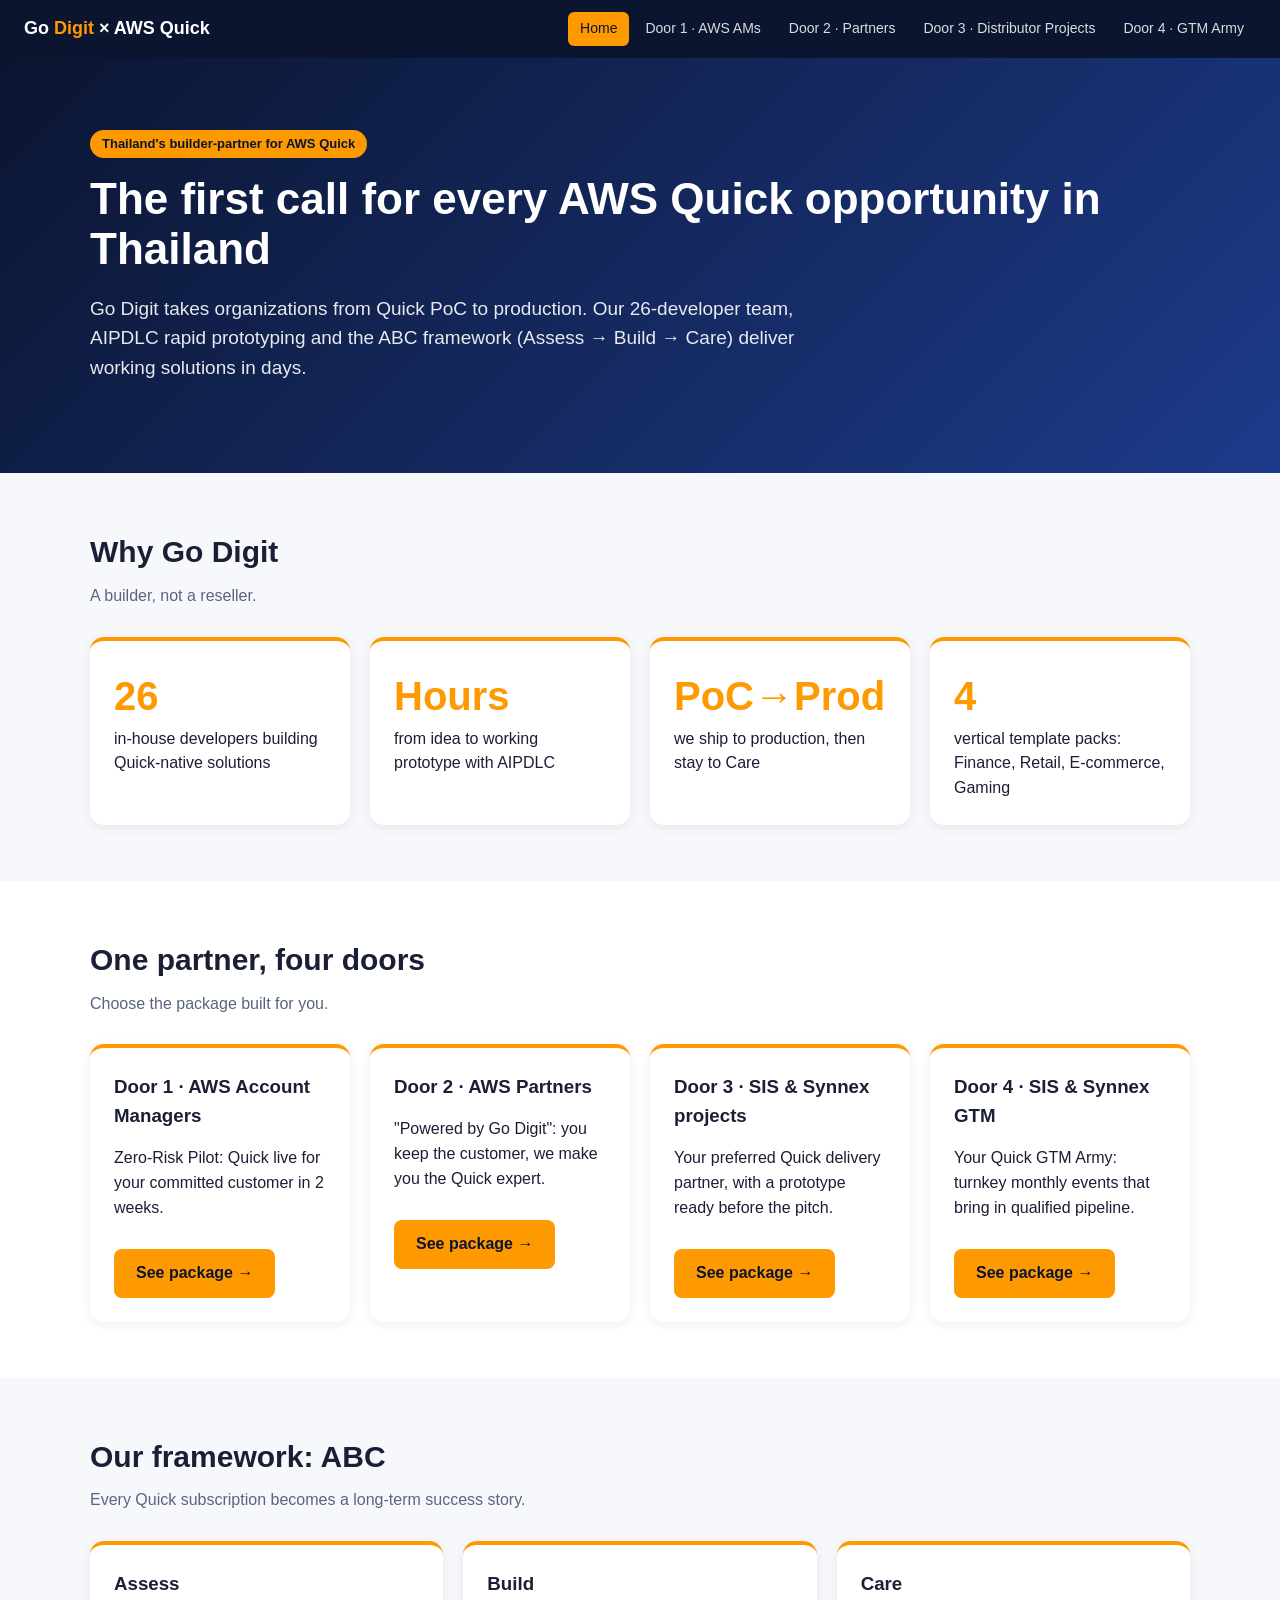
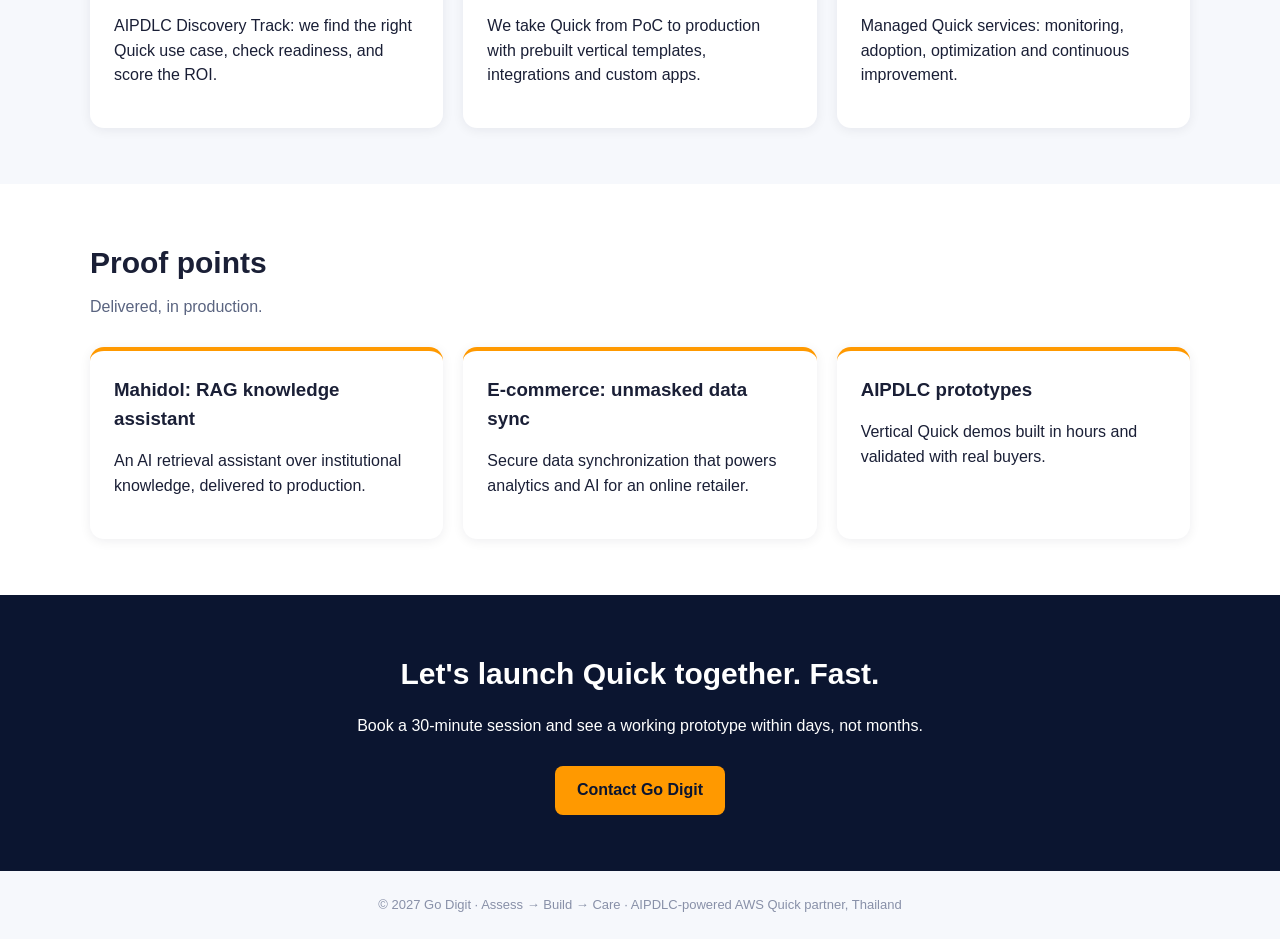
<file: index.html>
<!doctype html><html lang="en"><head><meta charset="utf-8"><meta name="viewport" content="width=device-width,initial-scale=1"><title>Home | Go Digit × AWS Quick</title><link rel="stylesheet" href="style.css"></head><body><nav><b>Go <span>Digit</span> × AWS Quick</b><a href="index.html" class="on">Home</a><a href="door1-aws-am.html" class="">Door 1 · AWS AMs</a><a href="door2-partners.html" class="">Door 2 · Partners</a><a href="door3-distributor-projects.html" class="">Door 3 · Distributor Projects</a><a href="door4-gtm-army.html" class="">Door 4 · GTM Army</a></nav><div class="hero"><div><span class="tag">Thailand's builder-partner for AWS Quick</span><h1>The first call for every AWS Quick opportunity in Thailand</h1><p>Go Digit takes organizations from Quick PoC to production. Our 26-developer team, AIPDLC rapid prototyping and the ABC framework (Assess → Build → Care) deliver working solutions in days.</p></div></div><section class=""><div class="w"><h2>Why Go Digit</h2><p class="sub">A builder, not a reseller.</p><div class="g"><div class="c"><div class="k">26</div>in-house developers building Quick-native solutions</div><div class="c"><div class="k">Hours</div>from idea to working prototype with AIPDLC</div><div class="c"><div class="k">PoC→Prod</div>we ship to production, then stay to Care</div><div class="c"><div class="k">4</div>vertical template packs: Finance, Retail, E-commerce, Gaming</div></div></div></section><section class="alt"><div class="w"><h2>One partner, four doors</h2><p class="sub">Choose the package built for you.</p><div class="g"><div class="c"><h3>Door 1 · AWS Account Managers</h3><p>Zero-Risk Pilot: Quick live for your committed customer in 2 weeks.</p><a class="btn" href="door1-aws-am.html">See package →</a></div><div class="c"><h3>Door 2 · AWS Partners</h3><p>"Powered by Go Digit": you keep the customer, we make you the Quick expert.</p><a class="btn" href="door2-partners.html">See package →</a></div><div class="c"><h3>Door 3 · SIS & Synnex projects</h3><p>Your preferred Quick delivery partner, with a prototype ready before the pitch.</p><a class="btn" href="door3-distributor-projects.html">See package →</a></div><div class="c"><h3>Door 4 · SIS & Synnex GTM</h3><p>Your Quick GTM Army: turnkey monthly events that bring in qualified pipeline.</p><a class="btn" href="door4-gtm-army.html">See package →</a></div></div></div></section><section class=""><div class="w"><h2>Our framework: ABC</h2><p class="sub">Every Quick subscription becomes a long-term success story.</p><div class="g"><div class="c"><h3>Assess</h3><p>AIPDLC Discovery Track: we find the right Quick use case, check readiness, and score the ROI.</p></div><div class="c"><h3>Build</h3><p>We take Quick from PoC to production with prebuilt vertical templates, integrations and custom apps.</p></div><div class="c"><h3>Care</h3><p>Managed Quick services: monitoring, adoption, optimization and continuous improvement.</p></div></div></div></section><section class="alt"><div class="w"><h2>Proof points</h2><p class="sub">Delivered, in production.</p><div class="g"><div class="c"><h3>Mahidol: RAG knowledge assistant</h3><p>An AI retrieval assistant over institutional knowledge, delivered to production.</p></div><div class="c"><h3>E-commerce: unmasked data sync</h3><p>Secure data synchronization that powers analytics and AI for an online retailer.</p></div><div class="c"><h3>AIPDLC prototypes</h3><p>Vertical Quick demos built in hours and validated with real buyers.</p></div></div></div></section><section class="cta"><div class="w"><h2>Let's launch Quick together. Fast.</h2><p>Book a 30-minute session and see a working prototype within days, not months.</p><a class="btn" href="mailto:koft.nattapol@godigit.net?subject=Go%20Digit%20x%20AWS%20Quick">Contact Go Digit</a></div></section><footer>© 2027 Go Digit · Assess → Build → Care · AIPDLC-powered AWS Quick partner, Thailand</footer></body></html>
</file>
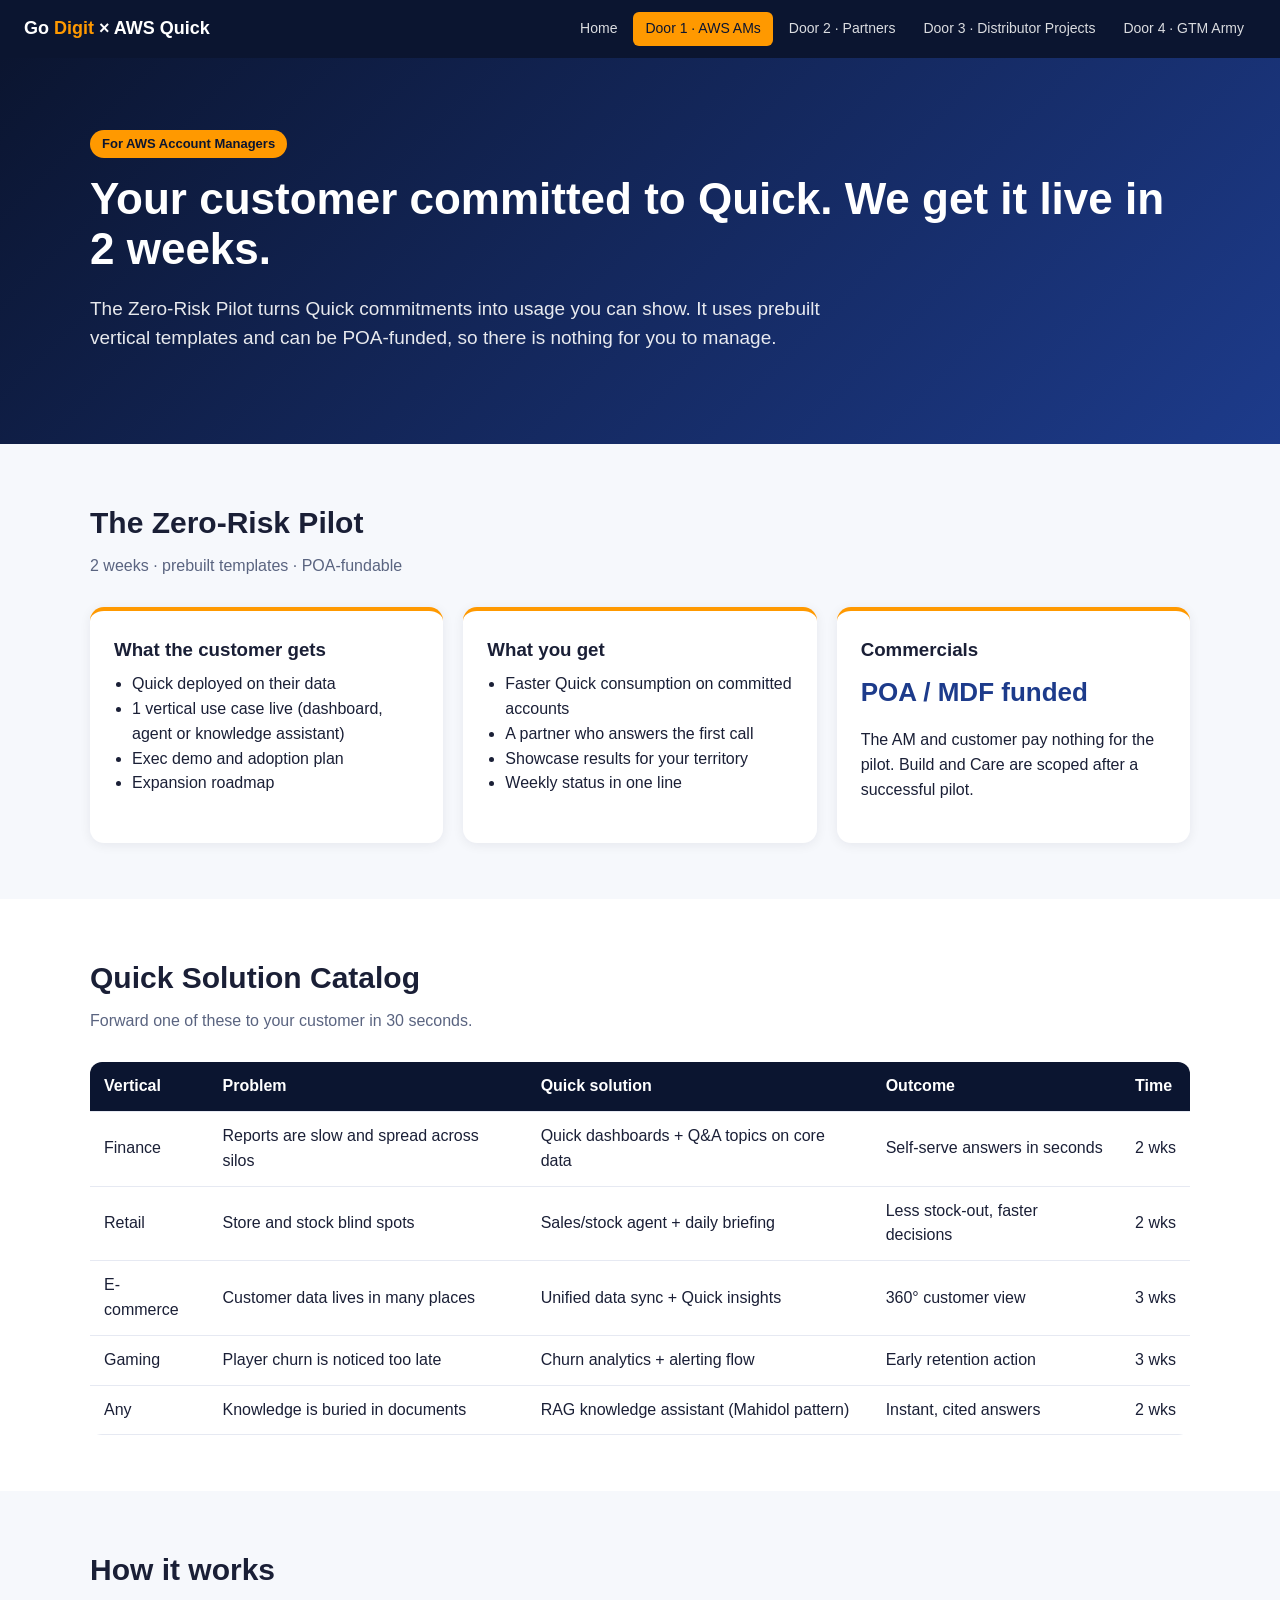
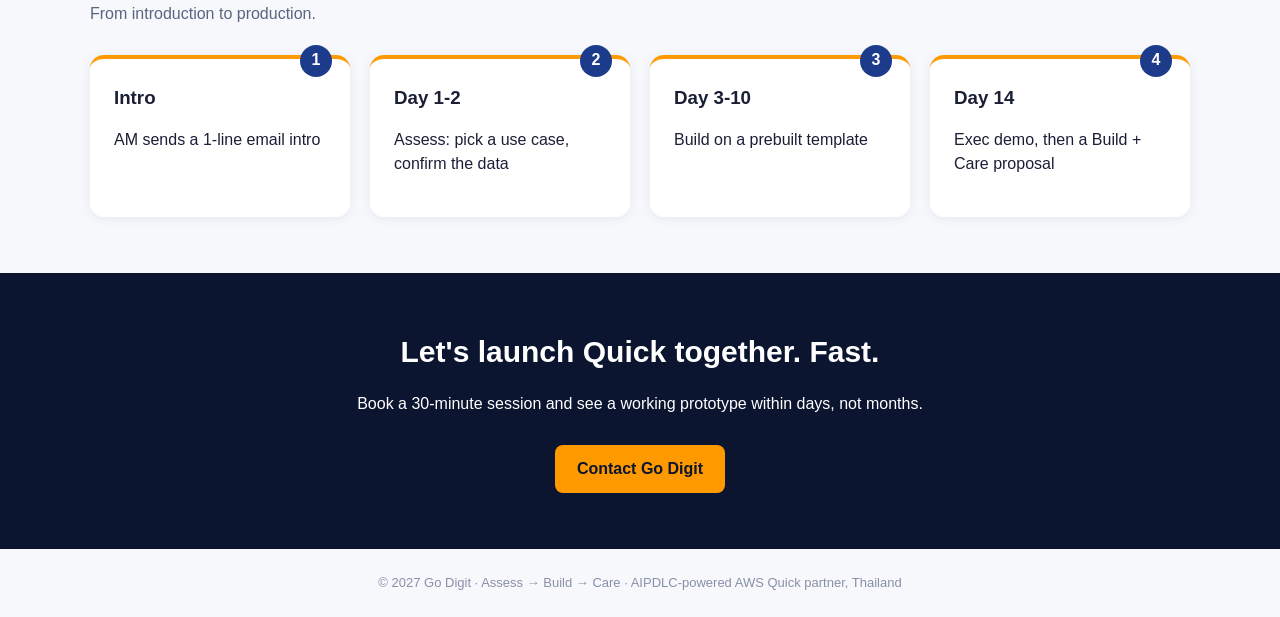
<file: door1-aws-am.html>
<!doctype html><html lang="en"><head><meta charset="utf-8"><meta name="viewport" content="width=device-width,initial-scale=1"><title>Door 1 | Go Digit × AWS Quick</title><link rel="stylesheet" href="style.css"></head><body><nav><b>Go <span>Digit</span> × AWS Quick</b><a href="index.html" class="">Home</a><a href="door1-aws-am.html" class="on">Door 1 · AWS AMs</a><a href="door2-partners.html" class="">Door 2 · Partners</a><a href="door3-distributor-projects.html" class="">Door 3 · Distributor Projects</a><a href="door4-gtm-army.html" class="">Door 4 · GTM Army</a></nav><div class="hero"><div><span class="tag">For AWS Account Managers</span><h1>Your customer committed to Quick. We get it live in 2 weeks.</h1><p>The Zero-Risk Pilot turns Quick commitments into usage you can show. It uses prebuilt vertical templates and can be POA-funded, so there is nothing for you to manage.</p></div></div><section class=""><div class="w"><h2>The Zero-Risk Pilot</h2><p class="sub">2 weeks · prebuilt templates · POA-fundable</p><div class="g"><div class="c"><h3>What the customer gets</h3><ul><li>Quick deployed on their data</li><li>1 vertical use case live (dashboard, agent or knowledge assistant)</li><li>Exec demo and adoption plan</li><li>Expansion roadmap</li></ul></div><div class="c"><h3>What you get</h3><ul><li>Faster Quick consumption on committed accounts</li><li>A partner who answers the first call</li><li>Showcase results for your territory</li><li>Weekly status in one line</li></ul></div><div class="c"><h3>Commercials</h3><div class="p">POA / MDF funded</div><p>The AM and customer pay nothing for the pilot. Build and Care are scoped after a successful pilot.</p></div></div></div></section><section class="alt"><div class="w"><h2>Quick Solution Catalog</h2><p class="sub">Forward one of these to your customer in 30 seconds.</p><table><tr><th>Vertical</th><th>Problem</th><th>Quick solution</th><th>Outcome</th><th>Time</th></tr><tr><td>Finance</td><td>Reports are slow and spread across silos</td><td>Quick dashboards + Q&amp;A topics on core data</td><td>Self-serve answers in seconds</td><td>2 wks</td></tr><tr><td>Retail</td><td>Store and stock blind spots</td><td>Sales/stock agent + daily briefing</td><td>Less stock-out, faster decisions</td><td>2 wks</td></tr><tr><td>E-commerce</td><td>Customer data lives in many places</td><td>Unified data sync + Quick insights</td><td>360° customer view</td><td>3 wks</td></tr><tr><td>Gaming</td><td>Player churn is noticed too late</td><td>Churn analytics + alerting flow</td><td>Early retention action</td><td>3 wks</td></tr><tr><td>Any</td><td>Knowledge is buried in documents</td><td>RAG knowledge assistant (Mahidol pattern)</td><td>Instant, cited answers</td><td>2 wks</td></tr></table></div></section><section class=""><div class="w"><h2>How it works</h2><p class="sub">From introduction to production.</p><div class="g steps"><div class="c"><h3>Intro</h3><p>AM sends a 1-line email intro</p></div><div class="c"><h3>Day 1-2</h3><p>Assess: pick a use case, confirm the data</p></div><div class="c"><h3>Day 3-10</h3><p>Build on a prebuilt template</p></div><div class="c"><h3>Day 14</h3><p>Exec demo, then a Build + Care proposal</p></div></div></div></section><section class="cta"><div class="w"><h2>Let's launch Quick together. Fast.</h2><p>Book a 30-minute session and see a working prototype within days, not months.</p><a class="btn" href="mailto:koft.nattapol@godigit.net?subject=Go%20Digit%20x%20AWS%20Quick">Contact Go Digit</a></div></section><footer>© 2027 Go Digit · Assess → Build → Care · AIPDLC-powered AWS Quick partner, Thailand</footer></body></html>
</file>
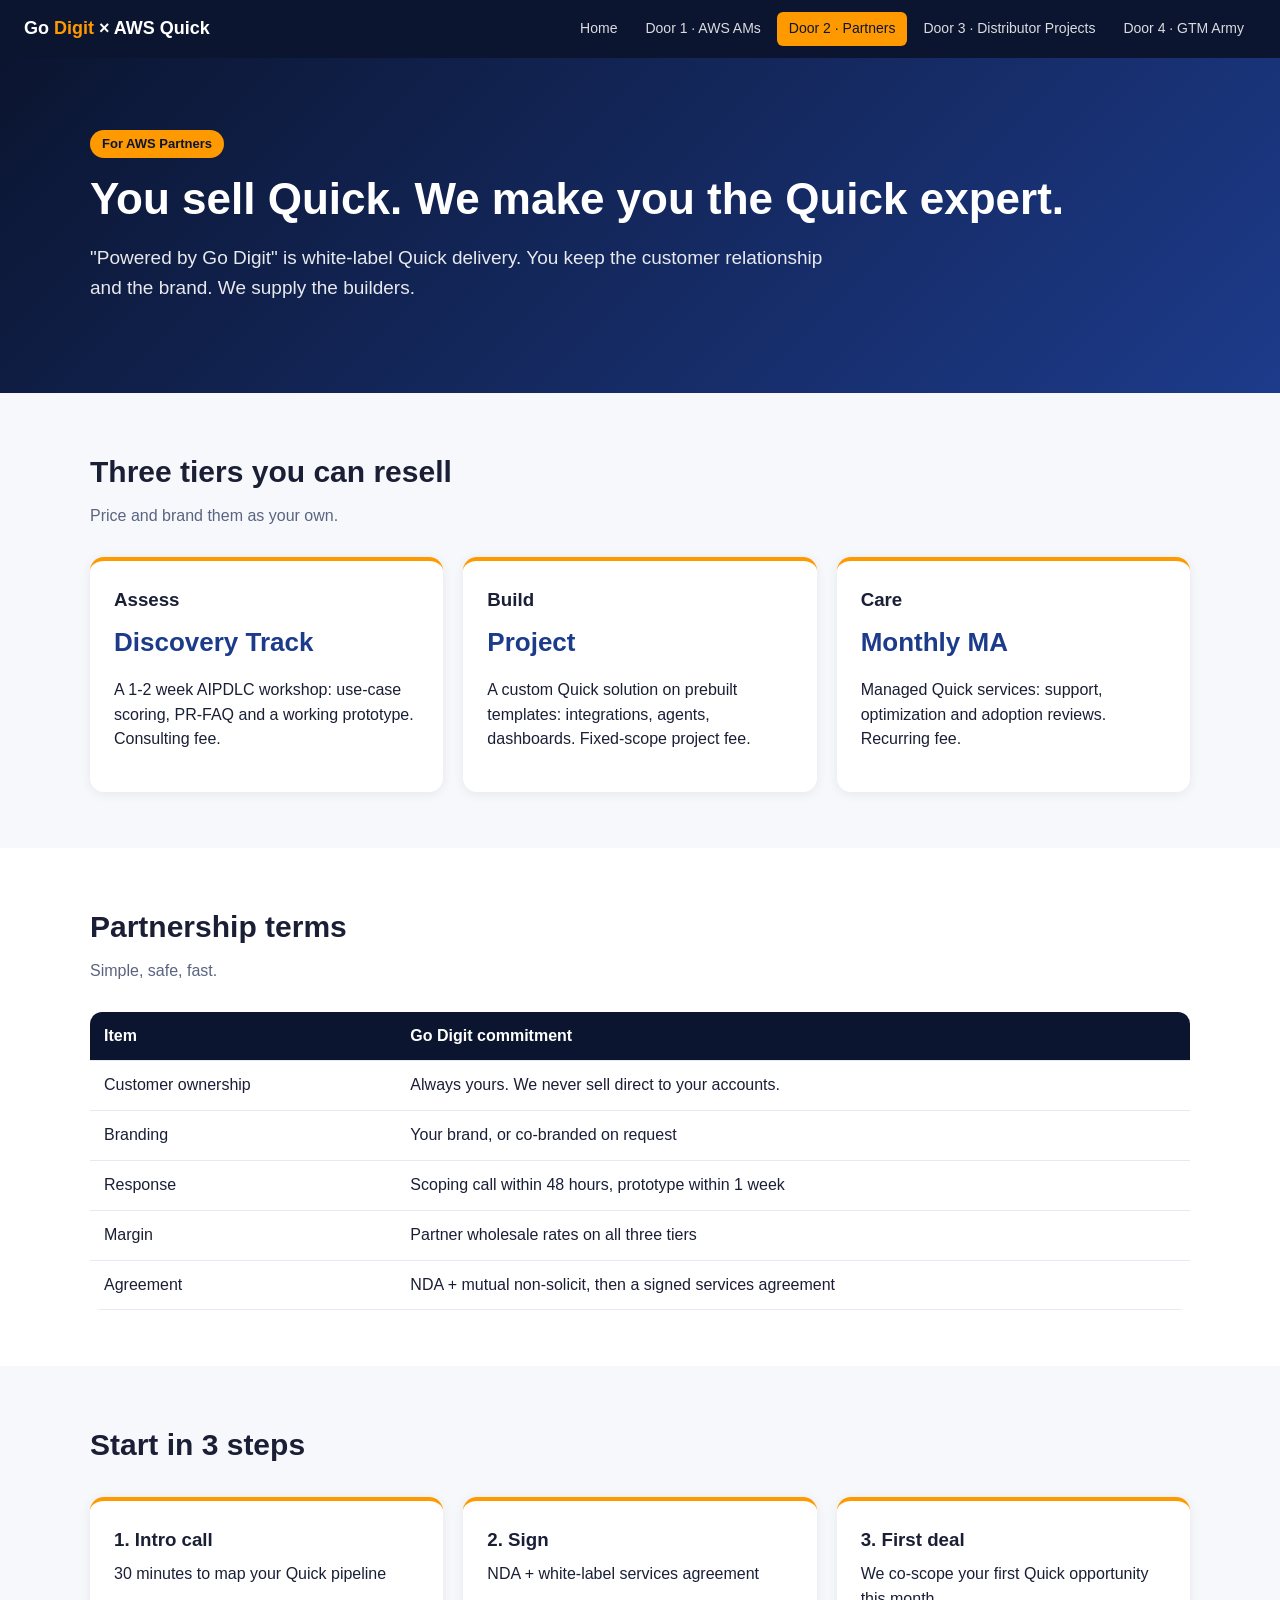
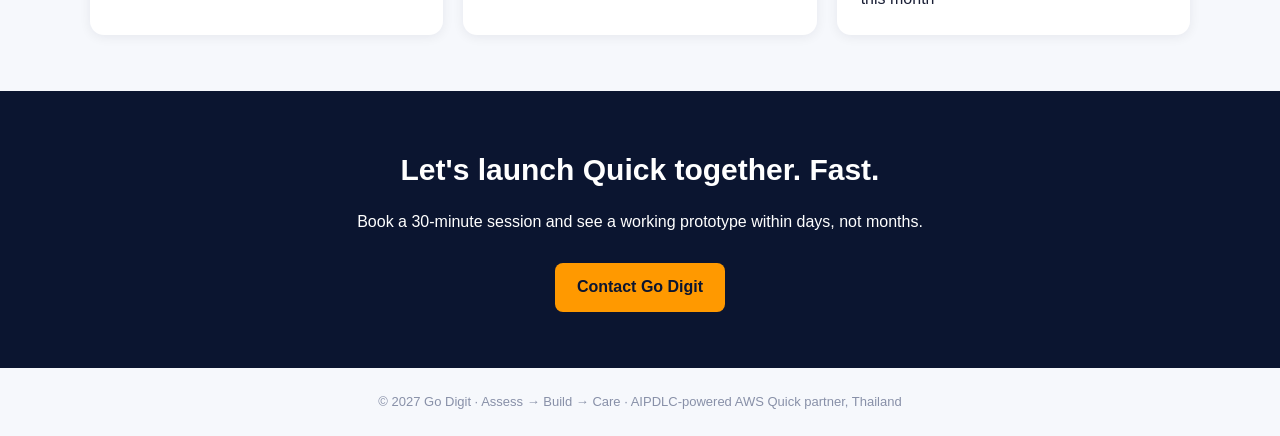
<file: door2-partners.html>
<!doctype html><html lang="en"><head><meta charset="utf-8"><meta name="viewport" content="width=device-width,initial-scale=1"><title>Door 2 | Go Digit × AWS Quick</title><link rel="stylesheet" href="style.css"></head><body><nav><b>Go <span>Digit</span> × AWS Quick</b><a href="index.html" class="">Home</a><a href="door1-aws-am.html" class="">Door 1 · AWS AMs</a><a href="door2-partners.html" class="on">Door 2 · Partners</a><a href="door3-distributor-projects.html" class="">Door 3 · Distributor Projects</a><a href="door4-gtm-army.html" class="">Door 4 · GTM Army</a></nav><div class="hero"><div><span class="tag">For AWS Partners</span><h1>You sell Quick. We make you the Quick expert.</h1><p>"Powered by Go Digit" is white-label Quick delivery. You keep the customer relationship and the brand. We supply the builders.</p></div></div><section class=""><div class="w"><h2>Three tiers you can resell</h2><p class="sub">Price and brand them as your own.</p><div class="g"><div class="c"><h3>Assess</h3><div class="p">Discovery Track</div><p>A 1-2 week AIPDLC workshop: use-case scoring, PR-FAQ and a working prototype. Consulting fee.</p></div><div class="c"><h3>Build</h3><div class="p">Project</div><p>A custom Quick solution on prebuilt templates: integrations, agents, dashboards. Fixed-scope project fee.</p></div><div class="c"><h3>Care</h3><div class="p">Monthly MA</div><p>Managed Quick services: support, optimization and adoption reviews. Recurring fee.</p></div></div></div></section><section class="alt"><div class="w"><h2>Partnership terms</h2><p class="sub">Simple, safe, fast.</p><table><tr><th>Item</th><th>Go Digit commitment</th></tr><tr><td>Customer ownership</td><td>Always yours. We never sell direct to your accounts.</td></tr><tr><td>Branding</td><td>Your brand, or co-branded on request</td></tr><tr><td>Response</td><td>Scoping call within 48 hours, prototype within 1 week</td></tr><tr><td>Margin</td><td>Partner wholesale rates on all three tiers</td></tr><tr><td>Agreement</td><td>NDA + mutual non-solicit, then a signed services agreement</td></tr></table></div></section><section class=""><div class="w"><h2>Start in 3 steps</h2><p class="sub"></p><div class="g"><div class="c"><h3>1. Intro call</h3>30 minutes to map your Quick pipeline</div><div class="c"><h3>2. Sign</h3>NDA + white-label services agreement</div><div class="c"><h3>3. First deal</h3>We co-scope your first Quick opportunity this month</div></div></div></section><section class="cta"><div class="w"><h2>Let's launch Quick together. Fast.</h2><p>Book a 30-minute session and see a working prototype within days, not months.</p><a class="btn" href="mailto:koft.nattapol@godigit.net?subject=Go%20Digit%20x%20AWS%20Quick">Contact Go Digit</a></div></section><footer>© 2027 Go Digit · Assess → Build → Care · AIPDLC-powered AWS Quick partner, Thailand</footer></body></html>
</file>
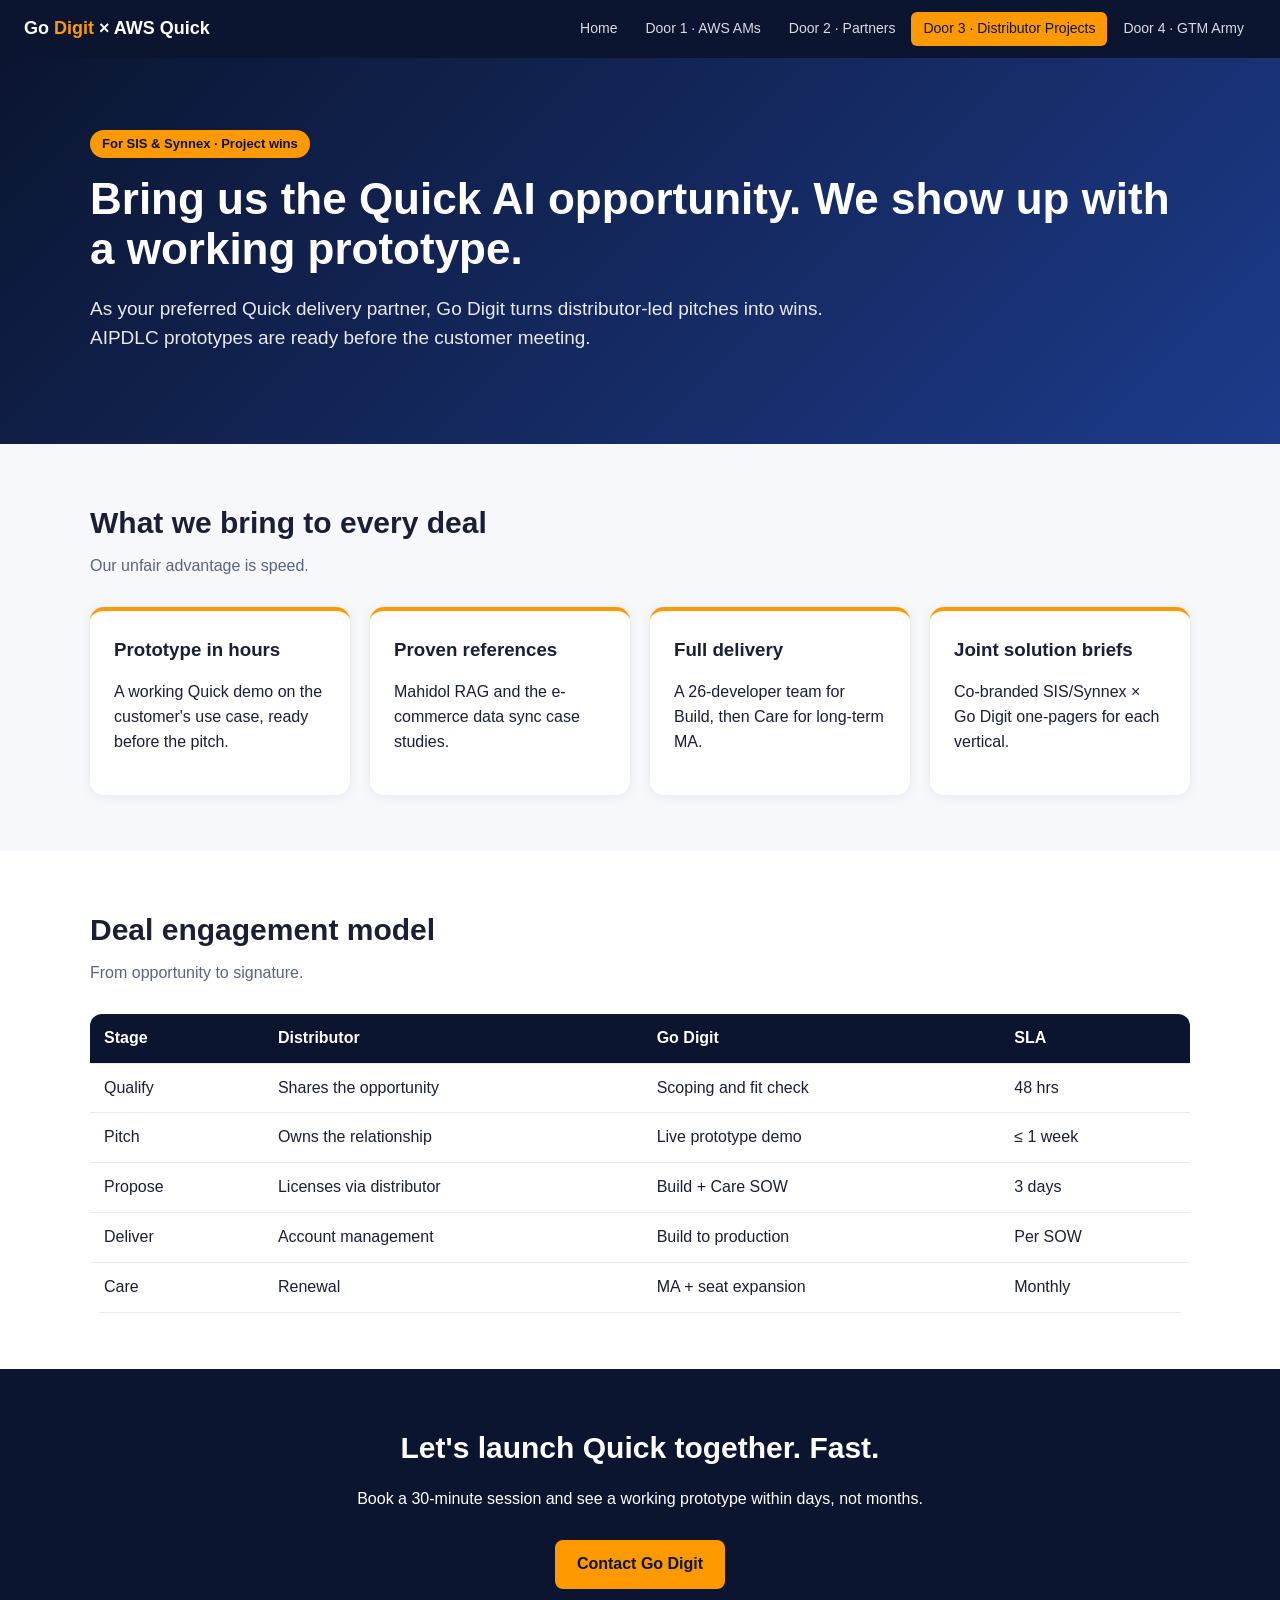
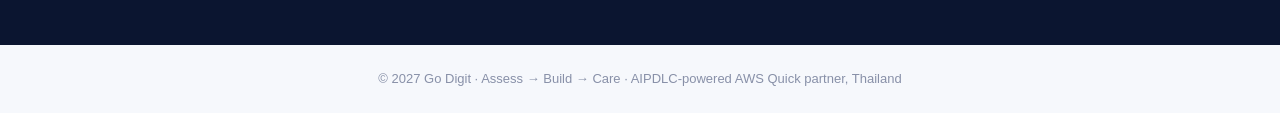
<file: door3-distributor-projects.html>
<!doctype html><html lang="en"><head><meta charset="utf-8"><meta name="viewport" content="width=device-width,initial-scale=1"><title>Door 3 | Go Digit × AWS Quick</title><link rel="stylesheet" href="style.css"></head><body><nav><b>Go <span>Digit</span> × AWS Quick</b><a href="index.html" class="">Home</a><a href="door1-aws-am.html" class="">Door 1 · AWS AMs</a><a href="door2-partners.html" class="">Door 2 · Partners</a><a href="door3-distributor-projects.html" class="on">Door 3 · Distributor Projects</a><a href="door4-gtm-army.html" class="">Door 4 · GTM Army</a></nav><div class="hero"><div><span class="tag">For SIS & Synnex · Project wins</span><h1>Bring us the Quick AI opportunity. We show up with a working prototype.</h1><p>As your preferred Quick delivery partner, Go Digit turns distributor-led pitches into wins. AIPDLC prototypes are ready before the customer meeting.</p></div></div><section class=""><div class="w"><h2>What we bring to every deal</h2><p class="sub">Our unfair advantage is speed.</p><div class="g"><div class="c"><h3>Prototype in hours</h3><p>A working Quick demo on the customer's use case, ready before the pitch.</p></div><div class="c"><h3>Proven references</h3><p>Mahidol RAG and the e-commerce data sync case studies.</p></div><div class="c"><h3>Full delivery</h3><p>A 26-developer team for Build, then Care for long-term MA.</p></div><div class="c"><h3>Joint solution briefs</h3><p>Co-branded SIS/Synnex × Go Digit one-pagers for each vertical.</p></div></div></div></section><section class="alt"><div class="w"><h2>Deal engagement model</h2><p class="sub">From opportunity to signature.</p><table><tr><th>Stage</th><th>Distributor</th><th>Go Digit</th><th>SLA</th></tr><tr><td>Qualify</td><td>Shares the opportunity</td><td>Scoping and fit check</td><td>48 hrs</td></tr><tr><td>Pitch</td><td>Owns the relationship</td><td>Live prototype demo</td><td>≤ 1 week</td></tr><tr><td>Propose</td><td>Licenses via distributor</td><td>Build + Care SOW</td><td>3 days</td></tr><tr><td>Deliver</td><td>Account management</td><td>Build to production</td><td>Per SOW</td></tr><tr><td>Care</td><td>Renewal</td><td>MA + seat expansion</td><td>Monthly</td></tr></table></div></section><section class="cta"><div class="w"><h2>Let's launch Quick together. Fast.</h2><p>Book a 30-minute session and see a working prototype within days, not months.</p><a class="btn" href="mailto:koft.nattapol@godigit.net?subject=Go%20Digit%20x%20AWS%20Quick">Contact Go Digit</a></div></section><footer>© 2027 Go Digit · Assess → Build → Care · AIPDLC-powered AWS Quick partner, Thailand</footer></body></html>
</file>
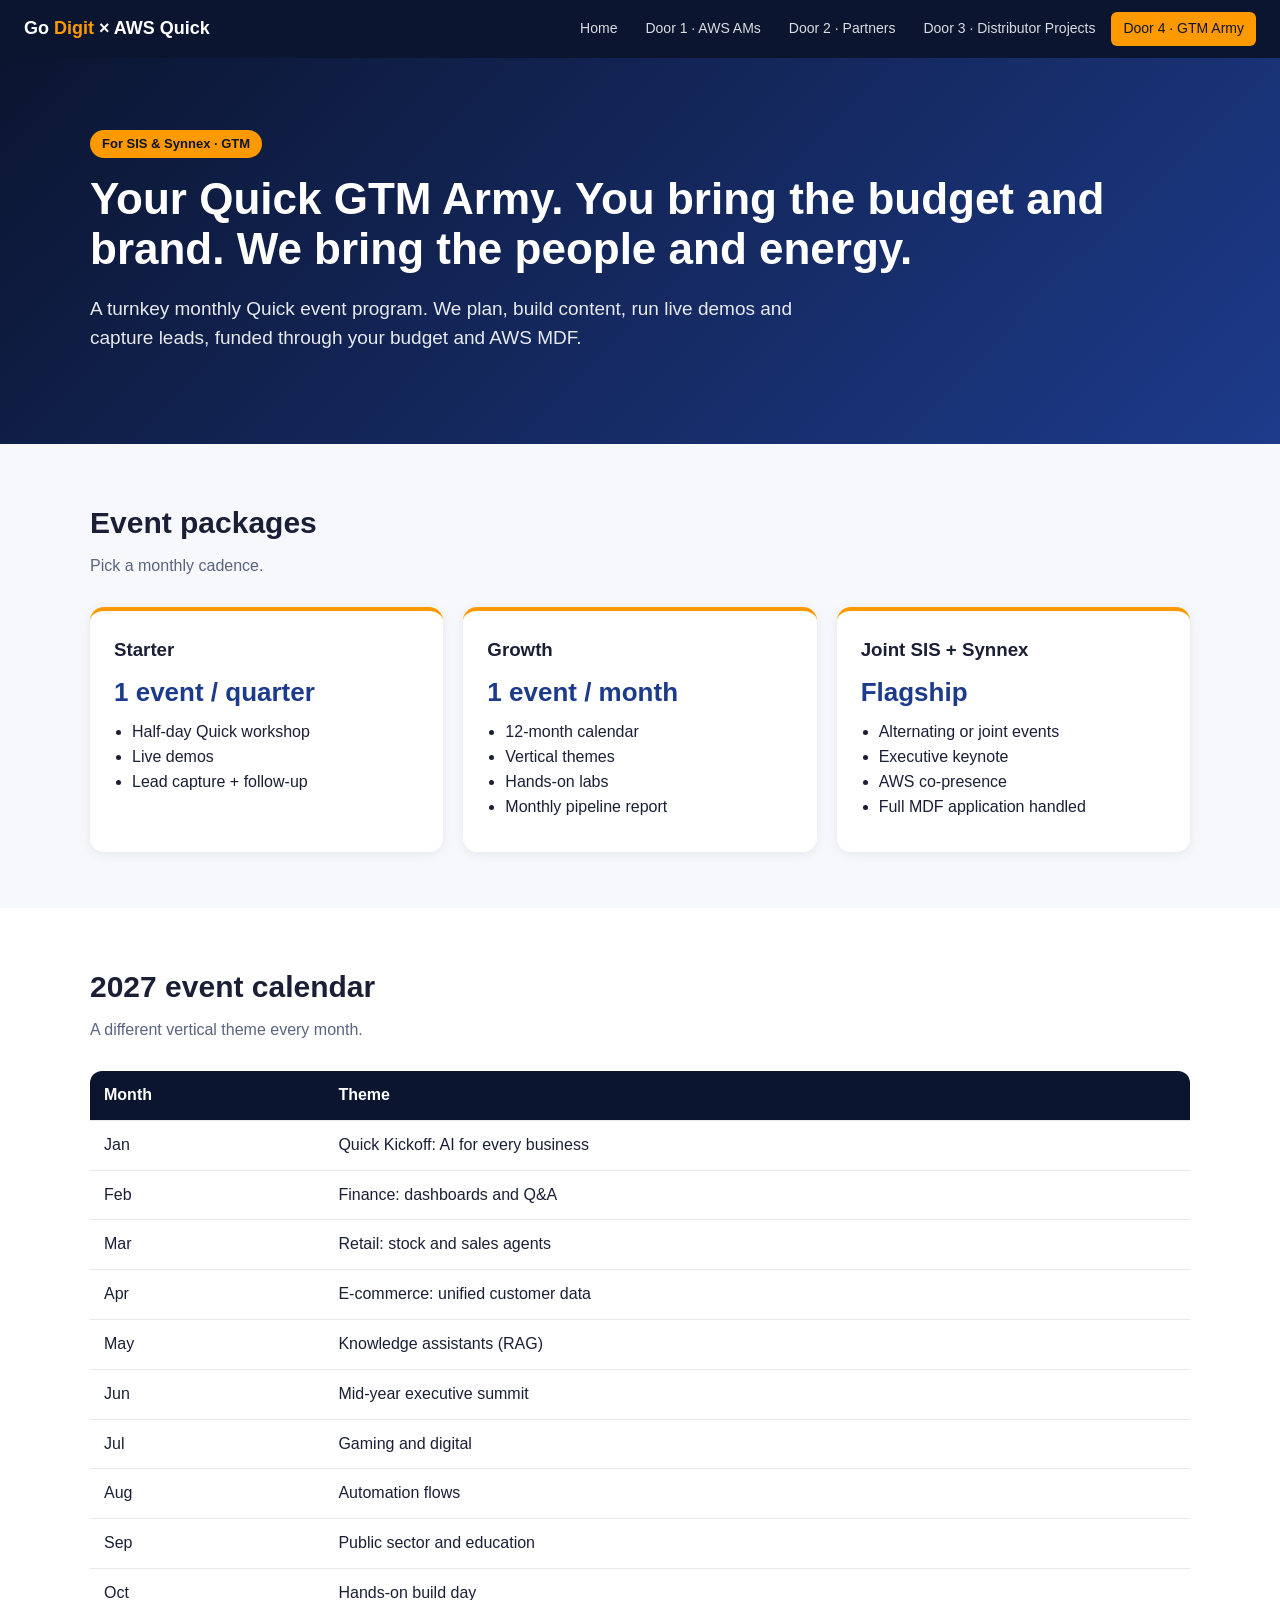
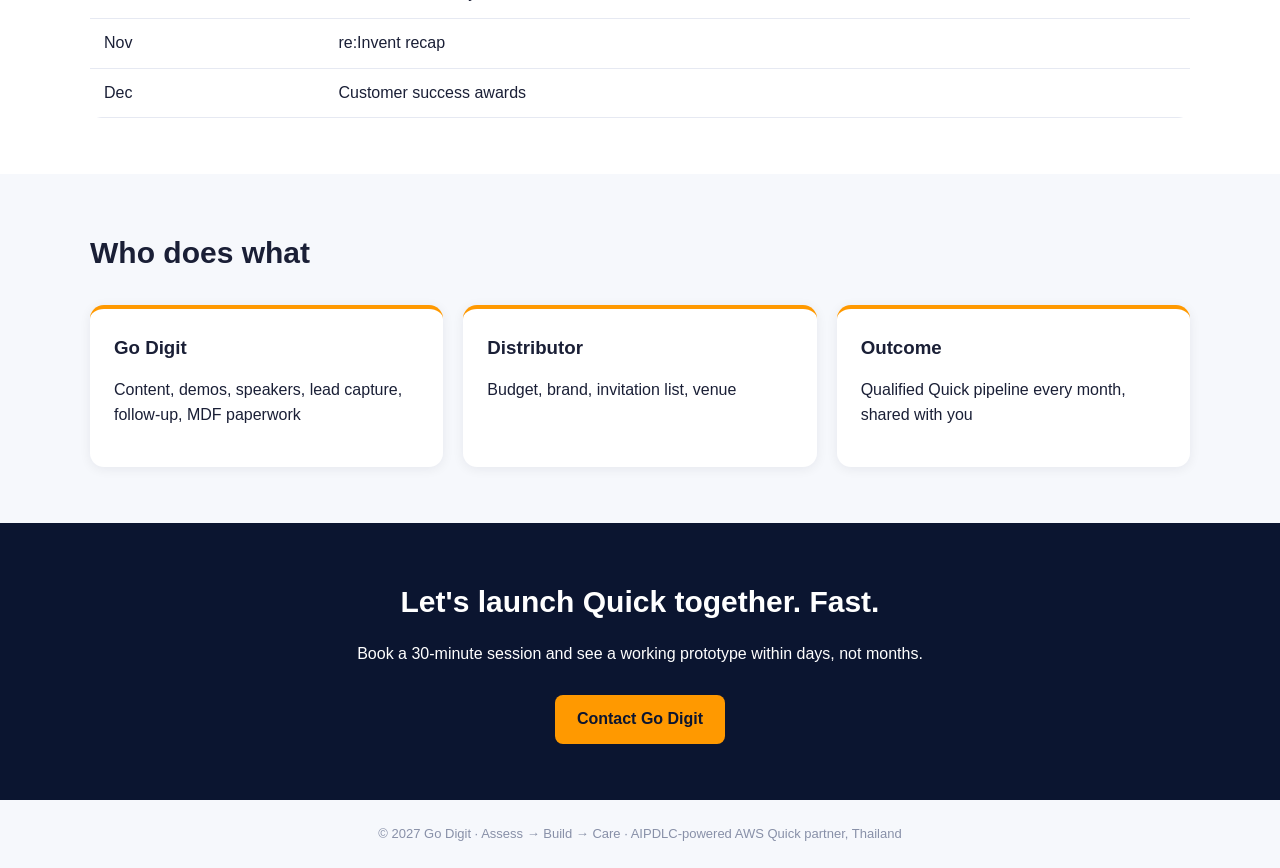
<file: door4-gtm-army.html>
<!doctype html><html lang="en"><head><meta charset="utf-8"><meta name="viewport" content="width=device-width,initial-scale=1"><title>Door 4 | Go Digit × AWS Quick</title><link rel="stylesheet" href="style.css"></head><body><nav><b>Go <span>Digit</span> × AWS Quick</b><a href="index.html" class="">Home</a><a href="door1-aws-am.html" class="">Door 1 · AWS AMs</a><a href="door2-partners.html" class="">Door 2 · Partners</a><a href="door3-distributor-projects.html" class="">Door 3 · Distributor Projects</a><a href="door4-gtm-army.html" class="on">Door 4 · GTM Army</a></nav><div class="hero"><div><span class="tag">For SIS & Synnex · GTM</span><h1>Your Quick GTM Army. You bring the budget and brand. We bring the people and energy.</h1><p>A turnkey monthly Quick event program. We plan, build content, run live demos and capture leads, funded through your budget and AWS MDF.</p></div></div><section class=""><div class="w"><h2>Event packages</h2><p class="sub">Pick a monthly cadence.</p><div class="g"><div class="c"><h3>Starter</h3><div class="p">1 event / quarter</div><ul><li>Half-day Quick workshop</li><li>Live demos</li><li>Lead capture + follow-up</li></ul></div><div class="c"><h3>Growth</h3><div class="p">1 event / month</div><ul><li>12-month calendar</li><li>Vertical themes</li><li>Hands-on labs</li><li>Monthly pipeline report</li></ul></div><div class="c"><h3>Joint SIS + Synnex</h3><div class="p">Flagship</div><ul><li>Alternating or joint events</li><li>Executive keynote</li><li>AWS co-presence</li><li>Full MDF application handled</li></ul></div></div></div></section><section class="alt"><div class="w"><h2>2027 event calendar</h2><p class="sub">A different vertical theme every month.</p><table><tr><th>Month</th><th>Theme</th></tr><tr><td>Jan</td><td>Quick Kickoff: AI for every business</td></tr><tr><td>Feb</td><td>Finance: dashboards and Q&amp;A</td></tr><tr><td>Mar</td><td>Retail: stock and sales agents</td></tr><tr><td>Apr</td><td>E-commerce: unified customer data</td></tr><tr><td>May</td><td>Knowledge assistants (RAG)</td></tr><tr><td>Jun</td><td>Mid-year executive summit</td></tr><tr><td>Jul</td><td>Gaming and digital</td></tr><tr><td>Aug</td><td>Automation flows</td></tr><tr><td>Sep</td><td>Public sector and education</td></tr><tr><td>Oct</td><td>Hands-on build day</td></tr><tr><td>Nov</td><td>re:Invent recap</td></tr><tr><td>Dec</td><td>Customer success awards</td></tr></table></div></section><section class=""><div class="w"><h2>Who does what</h2><p class="sub"></p><div class="g"><div class="c"><h3>Go Digit</h3><p>Content, demos, speakers, lead capture, follow-up, MDF paperwork</p></div><div class="c"><h3>Distributor</h3><p>Budget, brand, invitation list, venue</p></div><div class="c"><h3>Outcome</h3><p>Qualified Quick pipeline every month, shared with you</p></div></div></div></section><section class="cta"><div class="w"><h2>Let's launch Quick together. Fast.</h2><p>Book a 30-minute session and see a working prototype within days, not months.</p><a class="btn" href="mailto:koft.nattapol@godigit.net?subject=Go%20Digit%20x%20AWS%20Quick">Contact Go Digit</a></div></section><footer>© 2027 Go Digit · Assess → Build → Care · AIPDLC-powered AWS Quick partner, Thailand</footer></body></html>
</file>
<file: style.css>
*{box-sizing:border-box}body{margin:0;font-family:-apple-system,Segoe UI,Roboto,sans-serif;color:#1a1f36;background:#f6f8fc;line-height:1.55}
a{color:inherit}nav{position:sticky;top:0;background:#0b1530;color:#fff;display:flex;flex-wrap:wrap;gap:4px;align-items:center;padding:12px 24px;z-index:9}
nav b{margin-right:auto;font-size:18px}nav b span{color:#ff9900}nav a{text-decoration:none;padding:6px 12px;border-radius:6px;font-size:14px;opacity:.85}nav a:hover,nav a.on{background:#ff9900;color:#0b1530;opacity:1}
.hero{background:linear-gradient(135deg,#0b1530,#1d3b8b);color:#fff;padding:72px 24px}.hero div,.w{max-width:1100px;margin:auto}
.hero h1{font-size:44px;margin:0 0 12px;line-height:1.15}.hero p{font-size:19px;opacity:.9;max-width:760px}.tag{display:inline-block;background:#ff9900;color:#0b1530;font-weight:700;padding:4px 12px;border-radius:20px;font-size:13px;margin-bottom:16px}
section{padding:56px 24px}section h2{font-size:30px;margin:0 0 8px}.sub{color:#5a6480;margin:0 0 28px}
.g{display:grid;gap:20px;grid-template-columns:repeat(auto-fit,minmax(240px,1fr))}.c{background:#fff;border-radius:14px;padding:24px;box-shadow:0 2px 12px rgba(11,21,48,.07);border-top:4px solid #ff9900}
.c h3{margin:0 0 8px}.c .p{font-size:26px;font-weight:800;color:#1d3b8b}.c ul{padding-left:18px;margin:8px 0}.btn{display:inline-block;background:#ff9900;color:#0b1530;font-weight:700;padding:12px 22px;border-radius:8px;text-decoration:none;margin-top:12px}
table{width:100%;border-collapse:collapse;background:#fff;border-radius:12px;overflow:hidden}th,td{padding:12px 14px;text-align:left;border-bottom:1px solid #e6e9f2}th{background:#0b1530;color:#fff}
.alt{background:#fff}.k{font-size:40px;font-weight:800;color:#ff9900}.steps{counter-reset:s}.steps .c{position:relative}.steps .c:before{counter-increment:s;content:counter(s);position:absolute;top:-14px;right:18px;background:#1d3b8b;color:#fff;width:32px;height:32px;border-radius:50%;display:grid;place-items:center;font-weight:700}
.cta{background:#0b1530;color:#fff;text-align:center}footer{text-align:center;padding:24px;color:#8890a8;font-size:13px}@media(max-width:600px){.hero h1{font-size:32px}}
</file>
